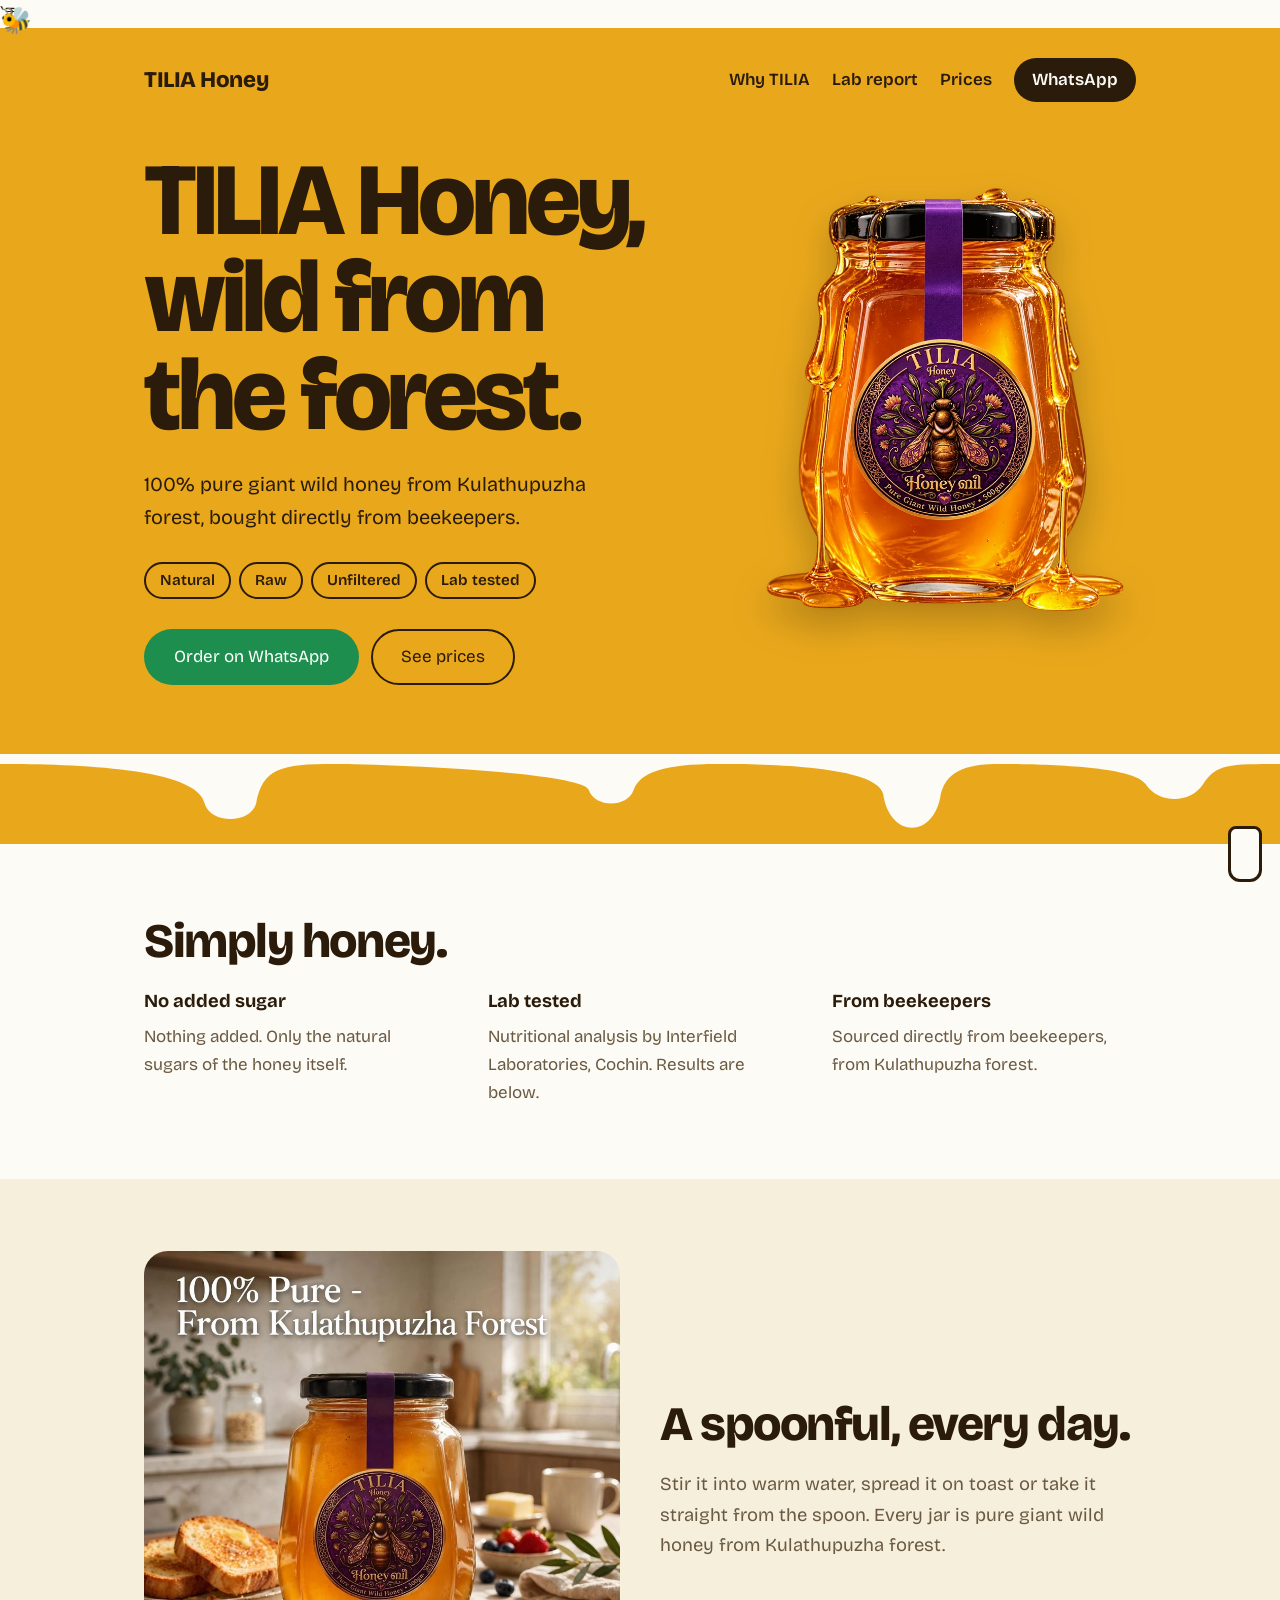
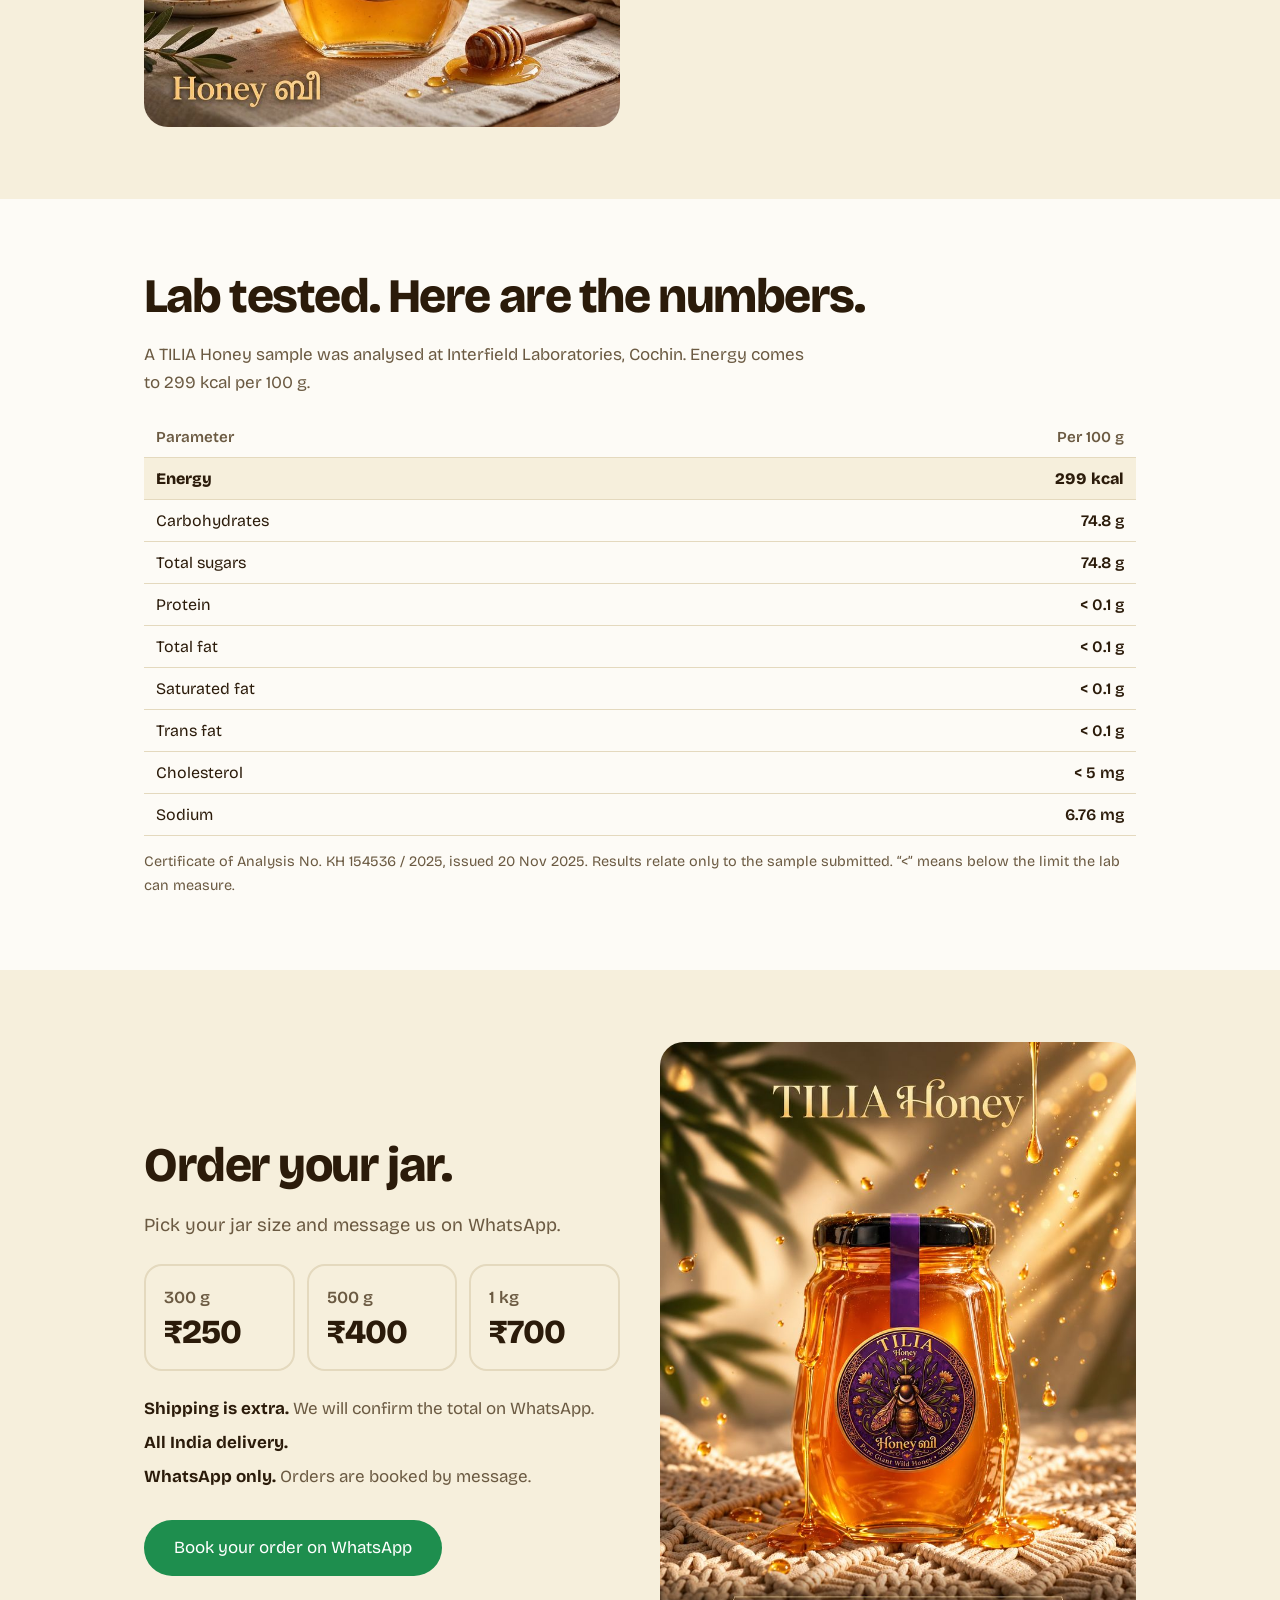
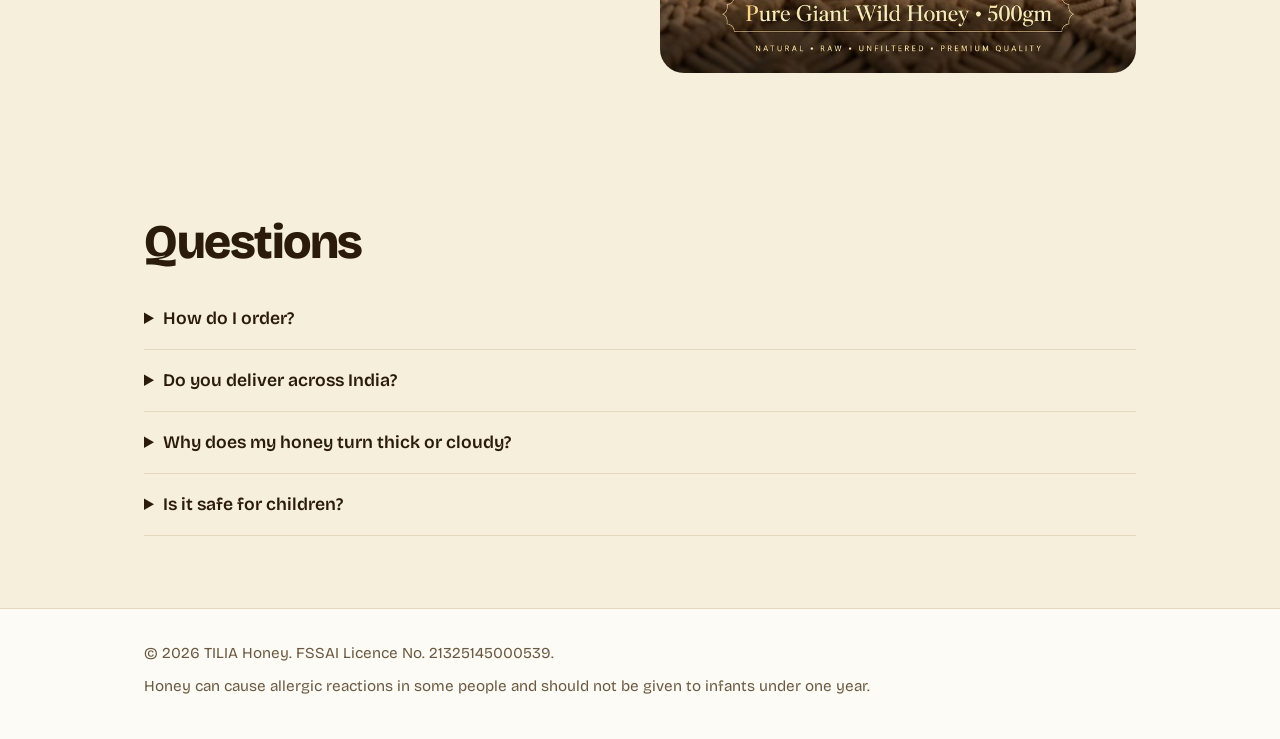
<file: index.html>
`₹<!DOCTYPE html>
<html lang="en">
<head>
<meta charset="utf-8">
<meta name="viewport" content="width=device-width, initial-scale=1, viewport-fit=cover">
<title>TILIA Honey — pure giant wild honey from Kulathupuzha forest</title>
<meta name="description" content="TILIA Honey: 100% natural giant wild honey from Kulathupuzha forest. Lab tested, no added sugar. All India delivery. Order on WhatsApp.">
<link rel="icon" href="favicon.svg" type="image/svg+xml">
<meta name="theme-color" content="#E9A81C">
<link rel="canonical" href="https://www.example.com/">
<meta property="og:type" content="website">
<meta property="og:site_name" content="TILIA Honey">
<meta property="og:title" content="TILIA Honey: pure giant wild honey from Kulathupuzha forest">
<meta property="og:description" content="Lab tested, no added sugar. All India delivery. Order on WhatsApp.">
<meta property="og:url" content="https://www.example.com/">
<meta property="og:image" content="https://www.example.com/assets/images/og-image.jpg">
<meta property="og:image:width" content="1200">
<meta property="og:image:height" content="630">
<meta name="twitter:card" content="summary_large_image">
<link rel="preconnect" href="https://fonts.googleapis.com">
<link rel="preconnect" href="https://fonts.gstatic.com" crossorigin>
<script type="application/ld+json">{
 "@context": "https://schema.org",
 "@type": "Product",
 "name": "TILIA Honey - Pure Giant Wild Honey",
 "brand": {
  "@type": "Brand",
  "name": "TILIA"
 },
 "description": "Pure giant wild honey from Kulathupuzha forest, sourced directly from beekeepers. Lab tested, no added sugar.",
 "image": "https://www.example.com/assets/images/og-image.jpg",
 "offers": [
  {
   "@type": "Offer",
   "name": "300 g",
   "price": "250",
   "priceCurrency": "INR",
   "availability": "https://schema.org/InStock"
  },
  {
   "@type": "Offer",
   "name": "500 g",
   "price": "400",
   "priceCurrency": "INR",
   "availability": "https://schema.org/InStock"
  },
  {
   "@type": "Offer",
   "name": "1 kg",
   "price": "700",
   "priceCurrency": "INR",
   "availability": "https://schema.org/InStock"
  }
 ]
}</script>
<link href="https://fonts.googleapis.com/css2?family=Bricolage+Grotesque:opsz,wght@12..96,400;12..96,600;12..96,800&display=swap" rel="stylesheet">
<link rel="stylesheet" href="assets/css/styles.css">
</head>
<body>
<header class="hero">
  <div class="wrap">
    <nav><b>TILIA Honey</b><div><a class="hide" href="#about">Why TILIA</a><a class="hide" href="#lab">Lab report</a><a href="#order">Prices</a><a class="navwa wa-link" href="#order">WhatsApp</a></div></nav>
    <div class="heroGrid">
      <div>
        <h1>TILIA Honey,<br>wild from the forest.</h1>
        <p>100% pure giant wild honey from Kulathupuzha forest, bought directly from beekeepers.</p>
        <ul class="chips"><li>Natural</li><li>Raw</li><li>Unfiltered</li><li>Lab tested</li></ul>
        <div class="btns"><a class="btn wa wa-link" href="#order">Order on WhatsApp</a><a class="btn ghost" href="#order">See prices</a></div>
      </div>
      <div class="heroImg"><img src="assets/images/hero-jar.webp" width="800" height="856" alt="Jar of TILIA Honey, 500 g, with honey dripping down the glass and bees flying around it"></div>
    </div>
  </div>
  <svg class="drip" viewBox="0 0 1000 90" preserveAspectRatio="none" aria-hidden="true"><rect width="1000" height="90" fill="currentColor"/><path d="M0 0H1000V10C960 10 950 10 940 30 930 50 905 50 895 30 885 10 800 10 780 10 760 10 740 14 735 40 730 85 695 85 690 40 685 12 600 10 560 10 520 10 500 18 495 36 490 54 465 54 460 36 455 18 300 10 260 10 220 10 205 14 200 50 195 70 165 70 160 50 155 14 60 10 0 10Z" class="d" fill="var(--bg)"/></svg>
</header>

<main>
<section id="about"><div class="wrap">
  <h2>Simply honey.</h2>
  <div class="facts">
    <div><h3>No added sugar</h3><p>Nothing added. Only the natural sugars of the honey itself.</p></div>
    <div><h3>Lab tested</h3><p>Nutritional analysis by Interfield Laboratories, Cochin. Results are below.</p></div>
    <div><h3>From beekeepers</h3><p>Sourced directly from beekeepers, from Kulathupuzha forest.</p></div>
  </div>
</div></section>

<section class="story"><div class="wrap two">
  <img src="assets/images/lifestyle.jpg" width="900" height="900" loading="lazy" alt="TILIA Honey jar on a breakfast table beside buttered toast, berries and a honey dipper">
  <div>
    <h2>A spoonful, every day.</h2>
    <p>Stir it into warm water, spread it on toast or take it straight from the spoon. Every jar is pure giant wild honey from Kulathupuzha forest.</p>
  </div>
</div></section>

<section id="lab"><div class="wrap">
  <h2>Lab tested. Here are the numbers.</h2>
  <p class="lead">A TILIA Honey sample was analysed at Interfield Laboratories, Cochin. Energy comes to 299 kcal per 100 g.</p>
  <div class="scroll"><table class="lab">
    <thead><tr><th scope="col">Parameter</th><th scope="col">Per 100 g</th></tr></thead>
    <tbody>
      <tr class="hl"><td>Energy</td><td>299 kcal</td></tr>
      <tr><td>Carbohydrates</td><td>74.8 g</td></tr>
      <tr><td>Total sugars</td><td>74.8 g</td></tr>
      <tr><td>Protein</td><td>&lt; 0.1 g</td></tr>
      <tr><td>Total fat</td><td>&lt; 0.1 g</td></tr>
      <tr><td>Saturated fat</td><td>&lt; 0.1 g</td></tr>
      <tr><td>Trans fat</td><td>&lt; 0.1 g</td></tr>
      <tr><td>Cholesterol</td><td>&lt; 5 mg</td></tr>
      <tr><td>Sodium</td><td>6.76 mg</td></tr>
    </tbody>
  </table></div>
  <p class="note">Certificate of Analysis No. KH 154536 / 2025, issued 20 Nov 2025. Results relate only to the sample submitted. “&lt;” means below the limit the lab can measure.</p>
</div></section>

<section class="story" id="order"><div class="wrap two flip">
  <img src="assets/images/poster.jpg" width="800" height="1061" loading="lazy" alt="TILIA Honey poster: Pure Giant Wild Honey, 500 gm">
  <div>
    <h2>Order your jar.</h2>
    <p class="sub">Pick your jar size and message us on WhatsApp.</p>
    <div class="prices">
      <div class="price"><span class="sz">300 g</span><span class="amt">₹250</span></div>
      <div class="price"><span class="sz">500 g</span><span class="amt">₹400</span></div>
      <div class="price"><span class="sz">1 kg</span><span class="amt">₹700</span></div>
    </div>
    <ul class="meta">
      <li><b>Shipping is extra.</b> We will confirm the total on WhatsApp.</li>
      <li><b>All India delivery.</b></li>
      <li><b>WhatsApp only.</b> Orders are booked by message.</li>
    </ul>
    <a class="btn wa wa-link" href="#">Book your order on WhatsApp</a>
  </div>
</div></section>

<section class="story"><div class="wrap">
  <h2>Questions</h2>
  <details><summary>How do I order?</summary><p>Orders are by WhatsApp only. Tap the WhatsApp button, tell us the size and quantity, and we will confirm the total with shipping.</p></details>
  <details><summary>Do you deliver across India?</summary><p>Yes, we deliver all over India. Shipping is charged extra on top of the jar price.</p></details>
  <details><summary>Why does my honey turn thick or cloudy?</summary><p>Raw honey crystallises naturally over time, and it is still good to eat. Stand the jar in a bowl of warm water to make it liquid again.</p></details>
  <details><summary>Is it safe for children?</summary><p>Yes for children over one year old. Never give honey to infants under 12 months.</p></details>
</div></section>
</main>
<div id="level" aria-hidden="true"><i></i></div>
<div id="bee" aria-hidden="true">🐝</div>

<footer><div class="wrap">
  <p>© 2026 TILIA Honey. FSSAI Licence No. 21325145000539.</p>
  <p>Honey can cause allergic reactions in some people and should not be given to infants under one year.</p>
</div></footer>

<script src="assets/js/config.js"></script>
<script src="assets/js/main.js" defer></script>
</body>
</html>
</file>
<file: assets/css/styles.css>
:root{--gold:#E9A81C;--ink:#2B1B0A;--bg:#FDFBF6;--panel:#F6EFDC;--line:#E4D9BE;--muted:#6B5A42;--on-gold:#2B1B0A;--wa:#1E8E4E;
box-sizing:border-box;padding-top:env(safe-area-inset-top,0px);padding-bottom:env(safe-area-inset-bottom,0px)}
@media (prefers-color-scheme:dark){:root:not([data-theme="light"]){--bg:#171008;--panel:#241A0D;--line:#3A2C17;--ink:#F5E9CF;--muted:#B9A785}}
:root[data-theme="dark"]{--bg:#171008;--panel:#241A0D;--line:#3A2C17;--ink:#F5E9CF;--muted:#B9A785}
html{scroll-padding-top:env(safe-area-inset-top,0px);scroll-behavior:smooth}
*,*::before,*::after{box-sizing:border-box}
body{margin:0;background:var(--bg);color:var(--ink);font:400 1.0625rem/1.65 "Bricolage Grotesque",system-ui,-apple-system,"Segoe UI",sans-serif}
a{color:inherit}
:focus-visible{outline:3px solid var(--gold);outline-offset:3px}
.wrap{max-width:1040px;margin:0 auto;padding:0 24px}
nav{display:flex;justify-content:space-between;align-items:center;padding:22px 0;gap:16px}
nav b{font-size:1.4rem;font-weight:800;letter-spacing:-.02em}
nav div{display:flex;align-items:center}
nav a{text-decoration:none;font-weight:600;margin-left:22px}
nav a.navwa{background:var(--on-gold);color:#FDFBF6;border-radius:999px;padding:8px 18px}
@media(max-width:640px){nav a.hide{display:none}}
.hero{background:var(--gold);color:var(--on-gold);position:relative}
.hero .wrap{padding-top:8px;padding-bottom:70px}
.heroGrid{display:grid;gap:36px;align-items:center}
@media(min-width:820px){.heroGrid{grid-template-columns:1.15fr .85fr}}
h1{font-size:clamp(3rem,9vw,6.4rem);line-height:.95;letter-spacing:-.04em;font-weight:800;margin:28px 0 24px}
.hero p{max-width:36ch;font-size:1.25rem;margin:0 0 28px}
.chips{display:flex;flex-wrap:wrap;gap:8px;margin:0 0 30px;padding:0;list-style:none}
.chips li{border:2px solid var(--on-gold);border-radius:999px;padding:4px 14px;font-weight:600;font-size:.95rem}
.heroImg{max-width:460px;margin:0 auto;width:100%}
.heroImg img{display:block;width:100%;height:auto;filter:drop-shadow(0 18px 18px rgba(43,27,10,.28))}
.btns{display:flex;flex-wrap:wrap;gap:12px}
.btn{display:inline-block;background:var(--on-gold);color:#FDFBF6;border:0;border-radius:999px;padding:14px 30px;font:600 1rem inherit;font-family:inherit;text-decoration:none;cursor:pointer}
.btn.ghost{background:none;color:var(--on-gold);border:2px solid var(--on-gold);padding:12px 28px}
.btn.wa{background:var(--wa);color:#fff}
.btn:hover{transform:translateY(-1px)}
.drip{display:block;width:100%;height:90px;color:var(--gold);margin-top:-1px;background:var(--bg)}
.drip path.d{transform-origin:top;animation:drip 2.4s cubic-bezier(.3,.7,.3,1) .3s both}
@keyframes drip{from{transform:scaleY(.15)}to{transform:scaleY(1)}}
@media (prefers-reduced-motion:reduce){.drip path.d{animation:none}.btn:hover{transform:none}html{scroll-behavior:auto}}
section{padding:72px 0}
h2{font-size:clamp(1.9rem,4.5vw,3rem);line-height:1.05;letter-spacing:-.03em;margin:0 0 20px;font-weight:800}
.facts{display:grid;grid-template-columns:repeat(auto-fit,minmax(220px,1fr));gap:40px}
.facts h3{margin:0 0 6px;font-size:1.15rem}
.facts p{margin:0;color:var(--muted)}
.story{background:var(--panel)}
.story p{max-width:60ch;color:var(--muted);font-size:1.15rem}
.two{display:grid;gap:40px;align-items:center}
@media(min-width:800px){.two{grid-template-columns:1fr 1fr}.two.flip>:first-child{order:2}}
.two img{display:block;width:100%;height:auto;border-radius:24px}
.lab{width:100%;border-collapse:collapse;font-size:1rem}
.lab th,.lab td{text-align:left;padding:11px 12px;border-bottom:1px solid var(--line)}
.lab th{font-weight:600;color:var(--muted);font-size:.95rem}
.lab td:last-child,.lab th:last-child{text-align:right;font-weight:600}
.lab tr.hl td{background:var(--panel);font-weight:800}
.scroll{overflow-x:auto}
.note{font-size:.9rem;color:var(--muted);margin:14px 0 0}
.prices{display:grid;grid-template-columns:repeat(auto-fit,minmax(150px,1fr));gap:12px;margin:24px 0}
.price{border:2px solid var(--line);border-radius:18px;padding:18px;display:flex;flex-direction:column;gap:2px}
.price .sz{font-weight:600;color:var(--muted)}
.price .amt{font-size:2.1rem;font-weight:800;letter-spacing:-.03em;line-height:1.1}
.meta{display:grid;gap:6px;margin:0 0 28px;padding:0;list-style:none;color:var(--muted)}
.meta b{color:var(--ink)}
details{border-bottom:1px solid var(--line);padding:16px 0}
summary{font-weight:600;cursor:pointer;font-size:1.1rem}
details p{color:var(--muted);margin:10px 0 0;max-width:62ch}
#bee{position:fixed;left:0;top:0;font-size:1.6rem;pointer-events:none;z-index:9;will-change:transform}
#level{position:fixed;right:18px;bottom:18px;width:34px;height:56px;border:3px solid var(--ink);border-radius:8px 8px 12px 12px;overflow:hidden;background:var(--bg);z-index:8}
#level i{position:absolute;left:0;right:0;bottom:0;height:0;background:var(--gold)}
@media(max-width:600px){#level{display:none}}
footer{border-top:1px solid var(--line);padding:32px 0;color:var(--muted);font-size:.95rem}
footer p{margin:0 0 8px}
.lead{color:var(--muted);margin:0 0 20px;max-width:60ch}
.sub{margin:0;color:var(--muted)}

.pb{padding-bottom:70px}
</file>
